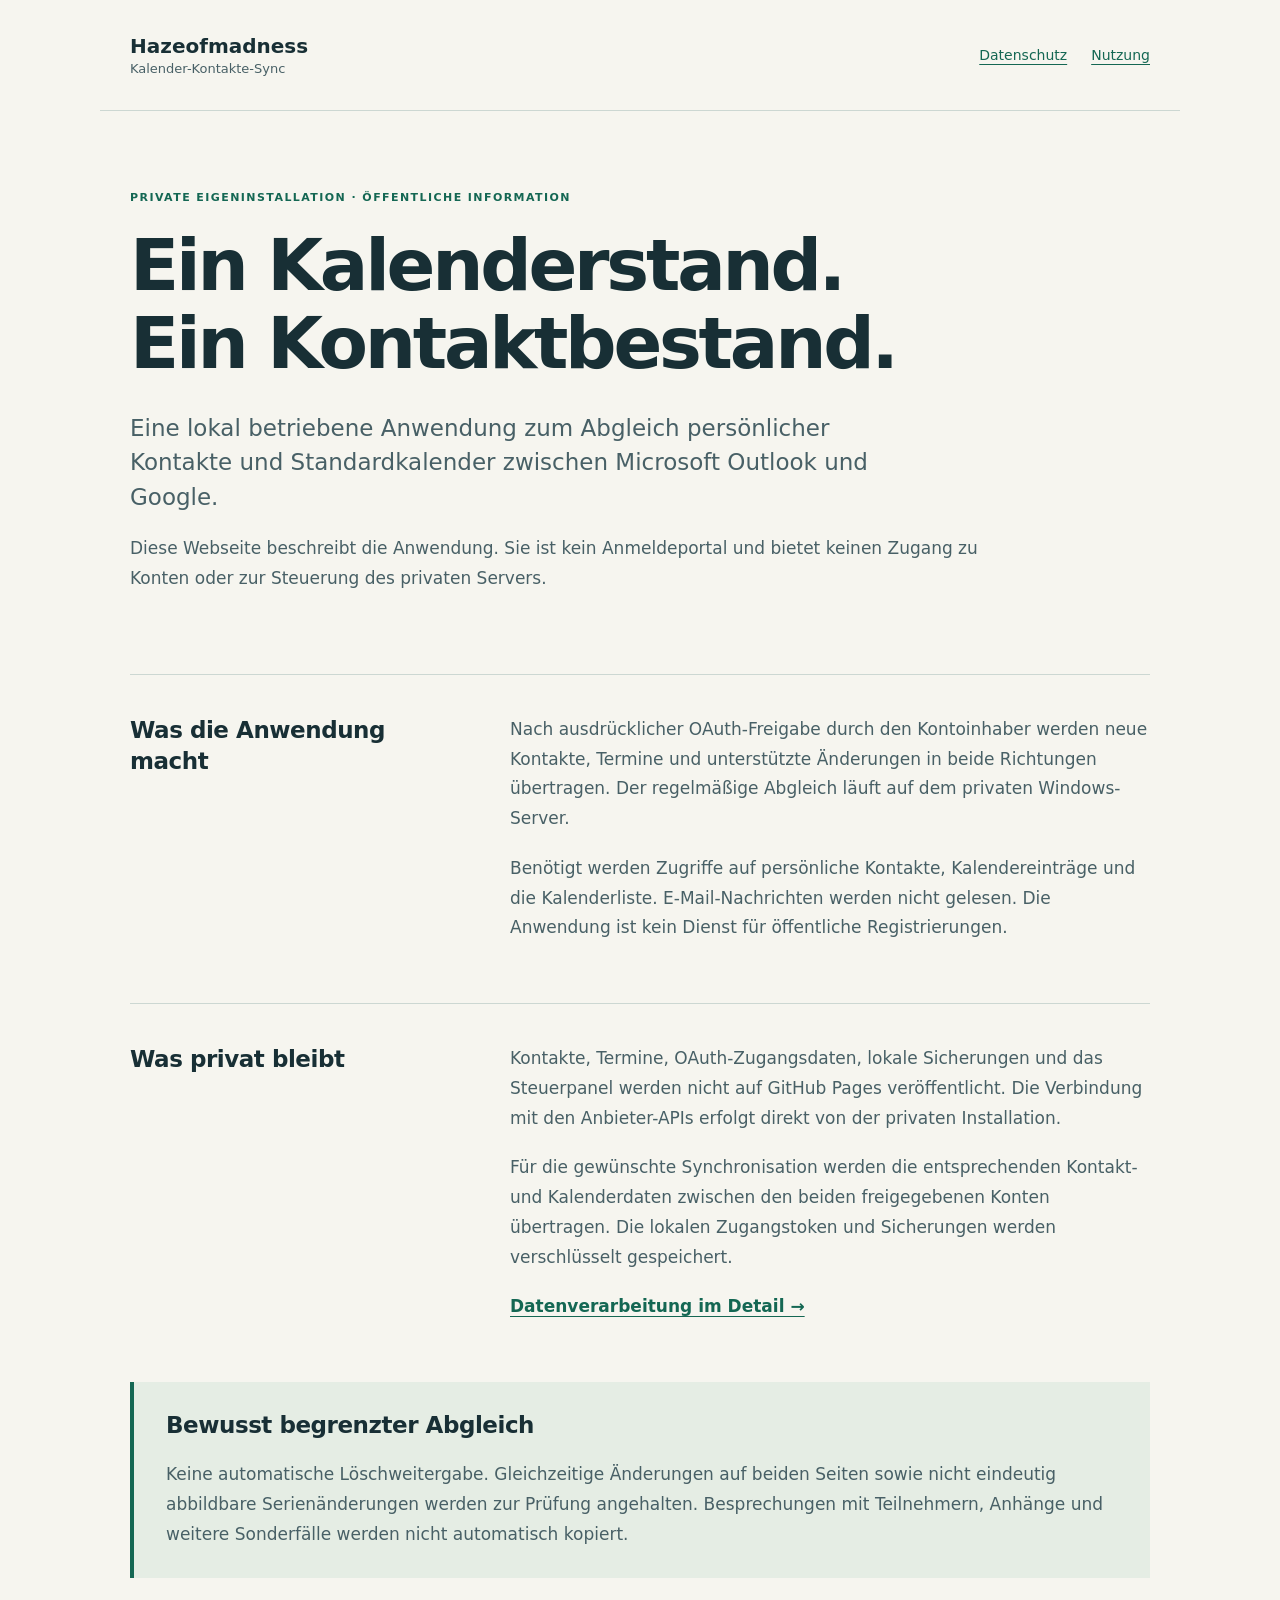
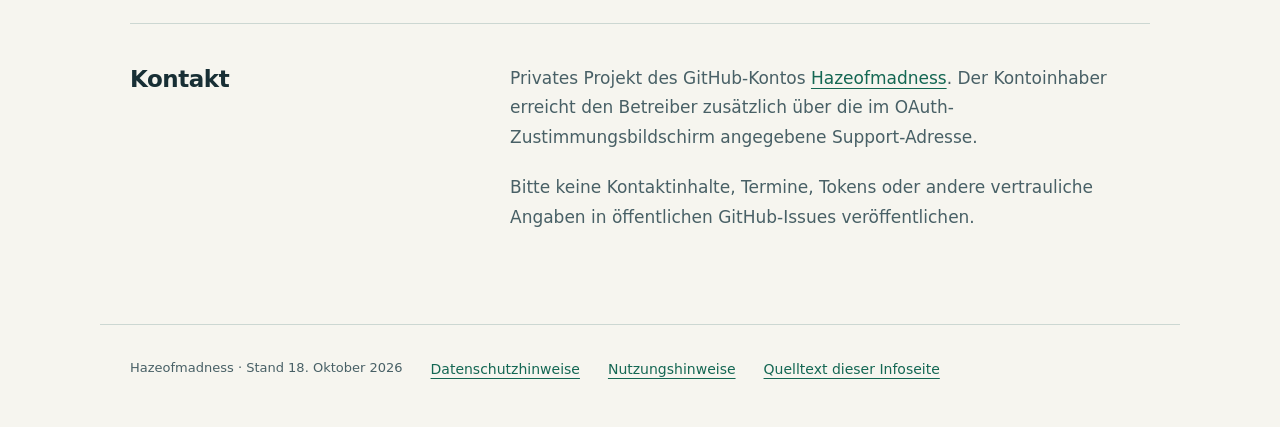
<file: index.html>
<!doctype html>
<html lang="de"><head><meta charset="utf-8"><meta name="viewport" content="width=device-width, initial-scale=1"><meta name="referrer" content="no-referrer"><meta name="description" content="Informationen zur privaten Hazeofmadness Kalender- und Kontakte-Synchronisation zwischen Microsoft Outlook und Google."><title>Hazeofmadness Kalender-Kontakte-Sync</title><link rel="stylesheet" href="style.css"></head>
<body><header><a class="brand" href="./">Hazeofmadness<span>Kalender-Kontakte-Sync</span></a><nav aria-label="Hauptnavigation"><a href="privacy.html">Datenschutz</a><a href="terms.html">Nutzung</a></nav></header>
<main><section class="hero"><p class="eyebrow">PRIVATE EIGENINSTALLATION · ÖFFENTLICHE INFORMATION</p><h1>Ein Kalenderstand.<br>Ein Kontaktbestand.</h1><p class="intro">Eine lokal betriebene Anwendung zum Abgleich persönlicher Kontakte und Standardkalender zwischen Microsoft Outlook und Google.</p><p>Diese Webseite beschreibt die Anwendung. Sie ist kein Anmeldeportal und bietet keinen Zugang zu Konten oder zur Steuerung des privaten Servers.</p></section>
<section class="split"><h2>Was die Anwendung macht</h2><div><p>Nach ausdrücklicher OAuth-Freigabe durch den Kontoinhaber werden neue Kontakte, Termine und unterstützte Änderungen in beide Richtungen übertragen. Der regelmäßige Abgleich läuft auf dem privaten Windows-Server.</p><p>Benötigt werden Zugriffe auf persönliche Kontakte, Kalendereinträge und die Kalenderliste. E-Mail-Nachrichten werden nicht gelesen. Die Anwendung ist kein Dienst für öffentliche Registrierungen.</p></div></section>
<section class="split"><h2>Was privat bleibt</h2><div><p>Kontakte, Termine, OAuth-Zugangsdaten, lokale Sicherungen und das Steuerpanel werden nicht auf GitHub Pages veröffentlicht. Die Verbindung mit den Anbieter-APIs erfolgt direkt von der privaten Installation.</p><p>Für die gewünschte Synchronisation werden die entsprechenden Kontakt- und Kalenderdaten zwischen den beiden freigegebenen Konten übertragen. Die lokalen Zugangstoken und Sicherungen werden verschlüsselt gespeichert.</p><a class="text-link" href="privacy.html">Datenverarbeitung im Detail →</a></div></section>
<aside class="notice"><h2>Bewusst begrenzter Abgleich</h2><p>Keine automatische Löschweitergabe. Gleichzeitige Änderungen auf beiden Seiten sowie nicht eindeutig abbildbare Serienänderungen werden zur Prüfung angehalten. Besprechungen mit Teilnehmern, Anhänge und weitere Sonderfälle werden nicht automatisch kopiert.</p></aside>
<section class="split"><h2>Kontakt</h2><div><p>Privates Projekt des GitHub-Kontos <a href="https://github.com/Hazeofmadness">Hazeofmadness</a>. Der Kontoinhaber erreicht den Betreiber zusätzlich über die im OAuth-Zustimmungsbildschirm angegebene Support-Adresse.</p><p>Bitte keine Kontaktinhalte, Termine, Tokens oder andere vertrauliche Angaben in öffentlichen GitHub-Issues veröffentlichen.</p></div></section></main>
<footer><span>Hazeofmadness · Stand 18. Oktober 2026</span><a href="privacy.html">Datenschutzhinweise</a><a href="terms.html">Nutzungshinweise</a><a href="https://github.com/Hazeofmadness/account-sync-info">Quelltext dieser Infoseite</a></footer></body></html>
</file>
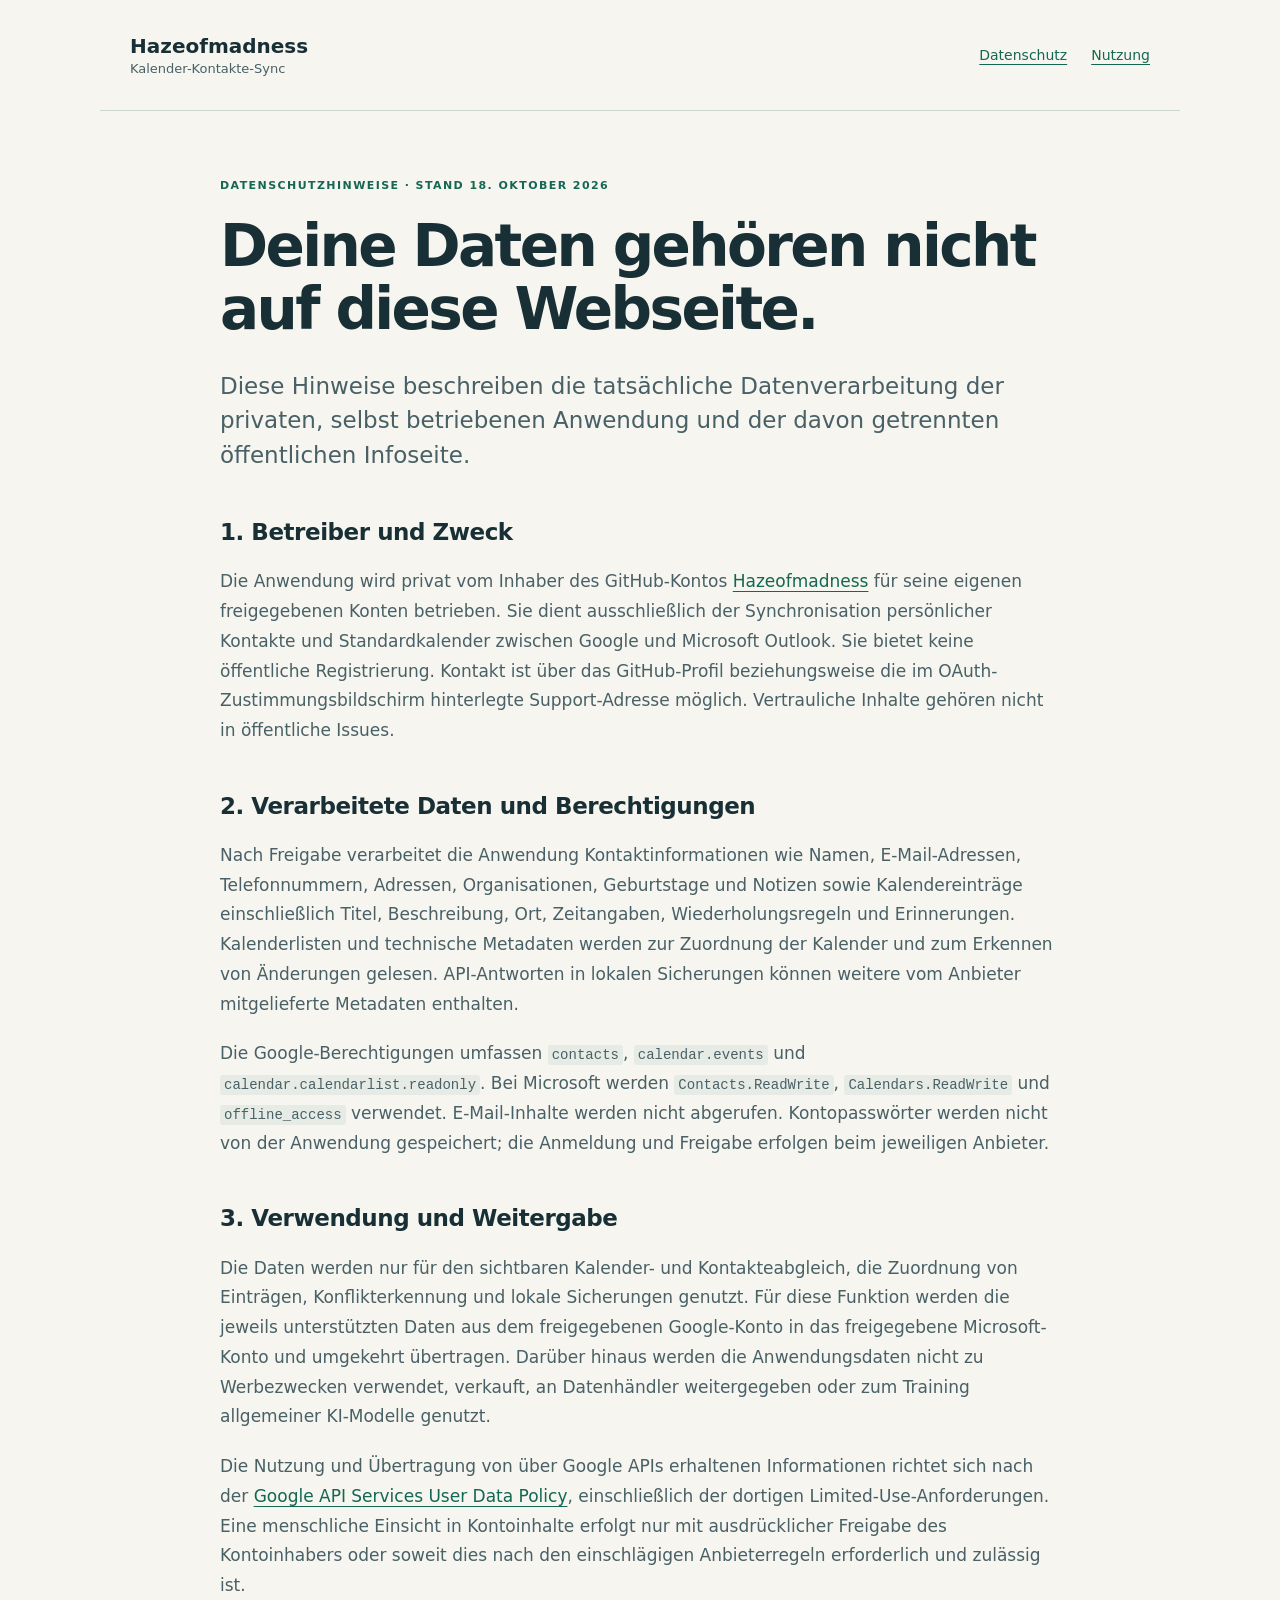
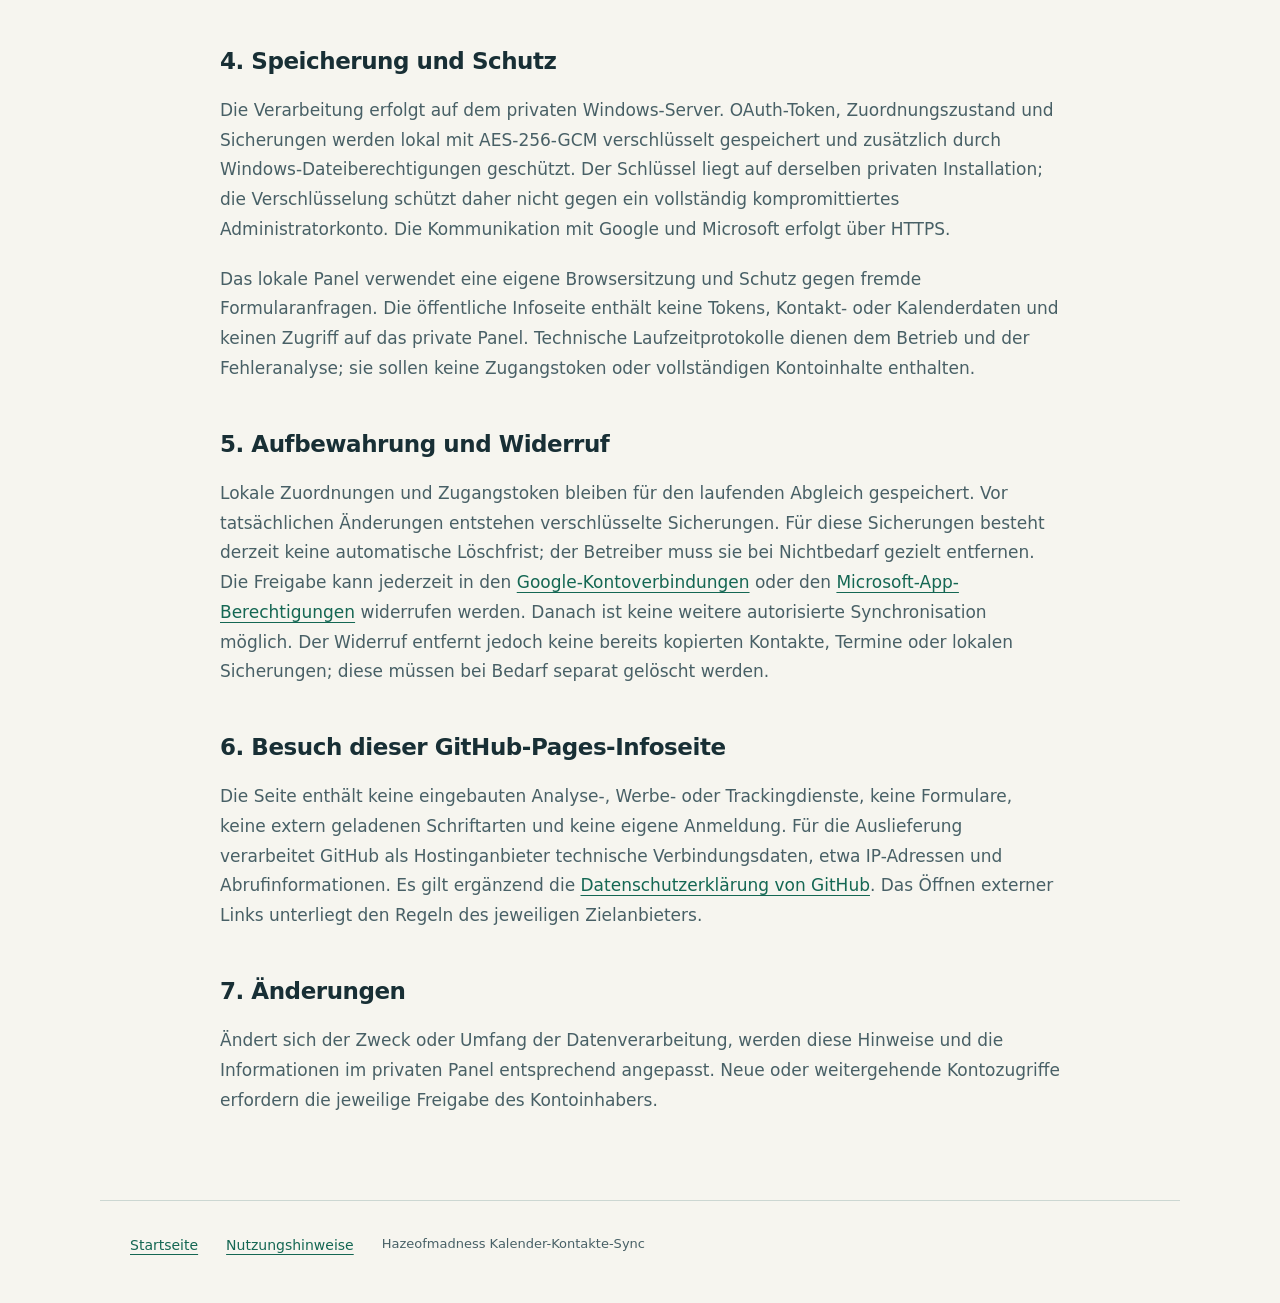
<file: privacy.html>
<!doctype html>
<html lang="de"><head><meta charset="utf-8"><meta name="viewport" content="width=device-width, initial-scale=1"><meta name="referrer" content="no-referrer"><meta name="description" content="Datenschutzhinweise für die private Hazeofmadness Kalender-Kontakte-Sync Anwendung."><title>Datenschutz · Hazeofmadness Kalender-Kontakte-Sync</title><link rel="stylesheet" href="style.css"></head><body>
<header><a class="brand" href="./">Hazeofmadness<span>Kalender-Kontakte-Sync</span></a><nav aria-label="Hauptnavigation"><a href="privacy.html" aria-current="page">Datenschutz</a><a href="terms.html">Nutzung</a></nav></header>
<main class="document"><p class="eyebrow">DATENSCHUTZHINWEISE · STAND 18. OKTOBER 2026</p><h1>Deine Daten gehören nicht auf diese Webseite.</h1><p class="intro">Diese Hinweise beschreiben die tatsächliche Datenverarbeitung der privaten, selbst betriebenen Anwendung und der davon getrennten öffentlichen Infoseite.</p>
<h2>1. Betreiber und Zweck</h2><p>Die Anwendung wird privat vom Inhaber des GitHub-Kontos <a href="https://github.com/Hazeofmadness">Hazeofmadness</a> für seine eigenen freigegebenen Konten betrieben. Sie dient ausschließlich der Synchronisation persönlicher Kontakte und Standardkalender zwischen Google und Microsoft Outlook. Sie bietet keine öffentliche Registrierung. Kontakt ist über das GitHub-Profil beziehungsweise die im OAuth-Zustimmungsbildschirm hinterlegte Support-Adresse möglich. Vertrauliche Inhalte gehören nicht in öffentliche Issues.</p>
<h2>2. Verarbeitete Daten und Berechtigungen</h2><p>Nach Freigabe verarbeitet die Anwendung Kontaktinformationen wie Namen, E-Mail-Adressen, Telefonnummern, Adressen, Organisationen, Geburtstage und Notizen sowie Kalendereinträge einschließlich Titel, Beschreibung, Ort, Zeitangaben, Wiederholungsregeln und Erinnerungen. Kalenderlisten und technische Metadaten werden zur Zuordnung der Kalender und zum Erkennen von Änderungen gelesen. API-Antworten in lokalen Sicherungen können weitere vom Anbieter mitgelieferte Metadaten enthalten.</p><p>Die Google-Berechtigungen umfassen <code>contacts</code>, <code>calendar.events</code> und <code>calendar.calendarlist.readonly</code>. Bei Microsoft werden <code>Contacts.ReadWrite</code>, <code>Calendars.ReadWrite</code> und <code>offline_access</code> verwendet. E-Mail-Inhalte werden nicht abgerufen. Kontopasswörter werden nicht von der Anwendung gespeichert; die Anmeldung und Freigabe erfolgen beim jeweiligen Anbieter.</p>
<h2>3. Verwendung und Weitergabe</h2><p>Die Daten werden nur für den sichtbaren Kalender- und Kontakteabgleich, die Zuordnung von Einträgen, Konflikterkennung und lokale Sicherungen genutzt. Für diese Funktion werden die jeweils unterstützten Daten aus dem freigegebenen Google-Konto in das freigegebene Microsoft-Konto und umgekehrt übertragen. Darüber hinaus werden die Anwendungsdaten nicht zu Werbezwecken verwendet, verkauft, an Datenhändler weitergegeben oder zum Training allgemeiner KI-Modelle genutzt.</p><p>Die Nutzung und Übertragung von über Google APIs erhaltenen Informationen richtet sich nach der <a href="https://developers.google.com/terms/api-services-user-data-policy">Google API Services User Data Policy</a>, einschließlich der dortigen Limited-Use-Anforderungen. Eine menschliche Einsicht in Kontoinhalte erfolgt nur mit ausdrücklicher Freigabe des Kontoinhabers oder soweit dies nach den einschlägigen Anbieterregeln erforderlich und zulässig ist.</p>
<h2>4. Speicherung und Schutz</h2><p>Die Verarbeitung erfolgt auf dem privaten Windows-Server. OAuth-Token, Zuordnungszustand und Sicherungen werden lokal mit AES-256-GCM verschlüsselt gespeichert und zusätzlich durch Windows-Dateiberechtigungen geschützt. Der Schlüssel liegt auf derselben privaten Installation; die Verschlüsselung schützt daher nicht gegen ein vollständig kompromittiertes Administratorkonto. Die Kommunikation mit Google und Microsoft erfolgt über HTTPS.</p><p>Das lokale Panel verwendet eine eigene Browsersitzung und Schutz gegen fremde Formularanfragen. Die öffentliche Infoseite enthält keine Tokens, Kontakt- oder Kalenderdaten und keinen Zugriff auf das private Panel. Technische Laufzeitprotokolle dienen dem Betrieb und der Fehleranalyse; sie sollen keine Zugangstoken oder vollständigen Kontoinhalte enthalten.</p>
<h2>5. Aufbewahrung und Widerruf</h2><p>Lokale Zuordnungen und Zugangstoken bleiben für den laufenden Abgleich gespeichert. Vor tatsächlichen Änderungen entstehen verschlüsselte Sicherungen. Für diese Sicherungen besteht derzeit keine automatische Löschfrist; der Betreiber muss sie bei Nichtbedarf gezielt entfernen. Die Freigabe kann jederzeit in den <a href="https://myaccount.google.com/connections">Google-Kontoverbindungen</a> oder den <a href="https://account.live.com/consent/Manage">Microsoft-App-Berechtigungen</a> widerrufen werden. Danach ist keine weitere autorisierte Synchronisation möglich. Der Widerruf entfernt jedoch keine bereits kopierten Kontakte, Termine oder lokalen Sicherungen; diese müssen bei Bedarf separat gelöscht werden.</p>
<h2>6. Besuch dieser GitHub-Pages-Infoseite</h2><p>Die Seite enthält keine eingebauten Analyse-, Werbe- oder Trackingdienste, keine Formulare, keine extern geladenen Schriftarten und keine eigene Anmeldung. Für die Auslieferung verarbeitet GitHub als Hostinganbieter technische Verbindungsdaten, etwa IP-Adressen und Abrufinformationen. Es gilt ergänzend die <a href="https://docs.github.com/en/site-policy/privacy-policies/github-general-privacy-statement">Datenschutzerklärung von GitHub</a>. Das Öffnen externer Links unterliegt den Regeln des jeweiligen Zielanbieters.</p>
<h2>7. Änderungen</h2><p>Ändert sich der Zweck oder Umfang der Datenverarbeitung, werden diese Hinweise und die Informationen im privaten Panel entsprechend angepasst. Neue oder weitergehende Kontozugriffe erfordern die jeweilige Freigabe des Kontoinhabers.</p></main>
<footer><a href="./">Startseite</a><a href="terms.html">Nutzungshinweise</a><span>Hazeofmadness Kalender-Kontakte-Sync</span></footer></body></html>
</file>
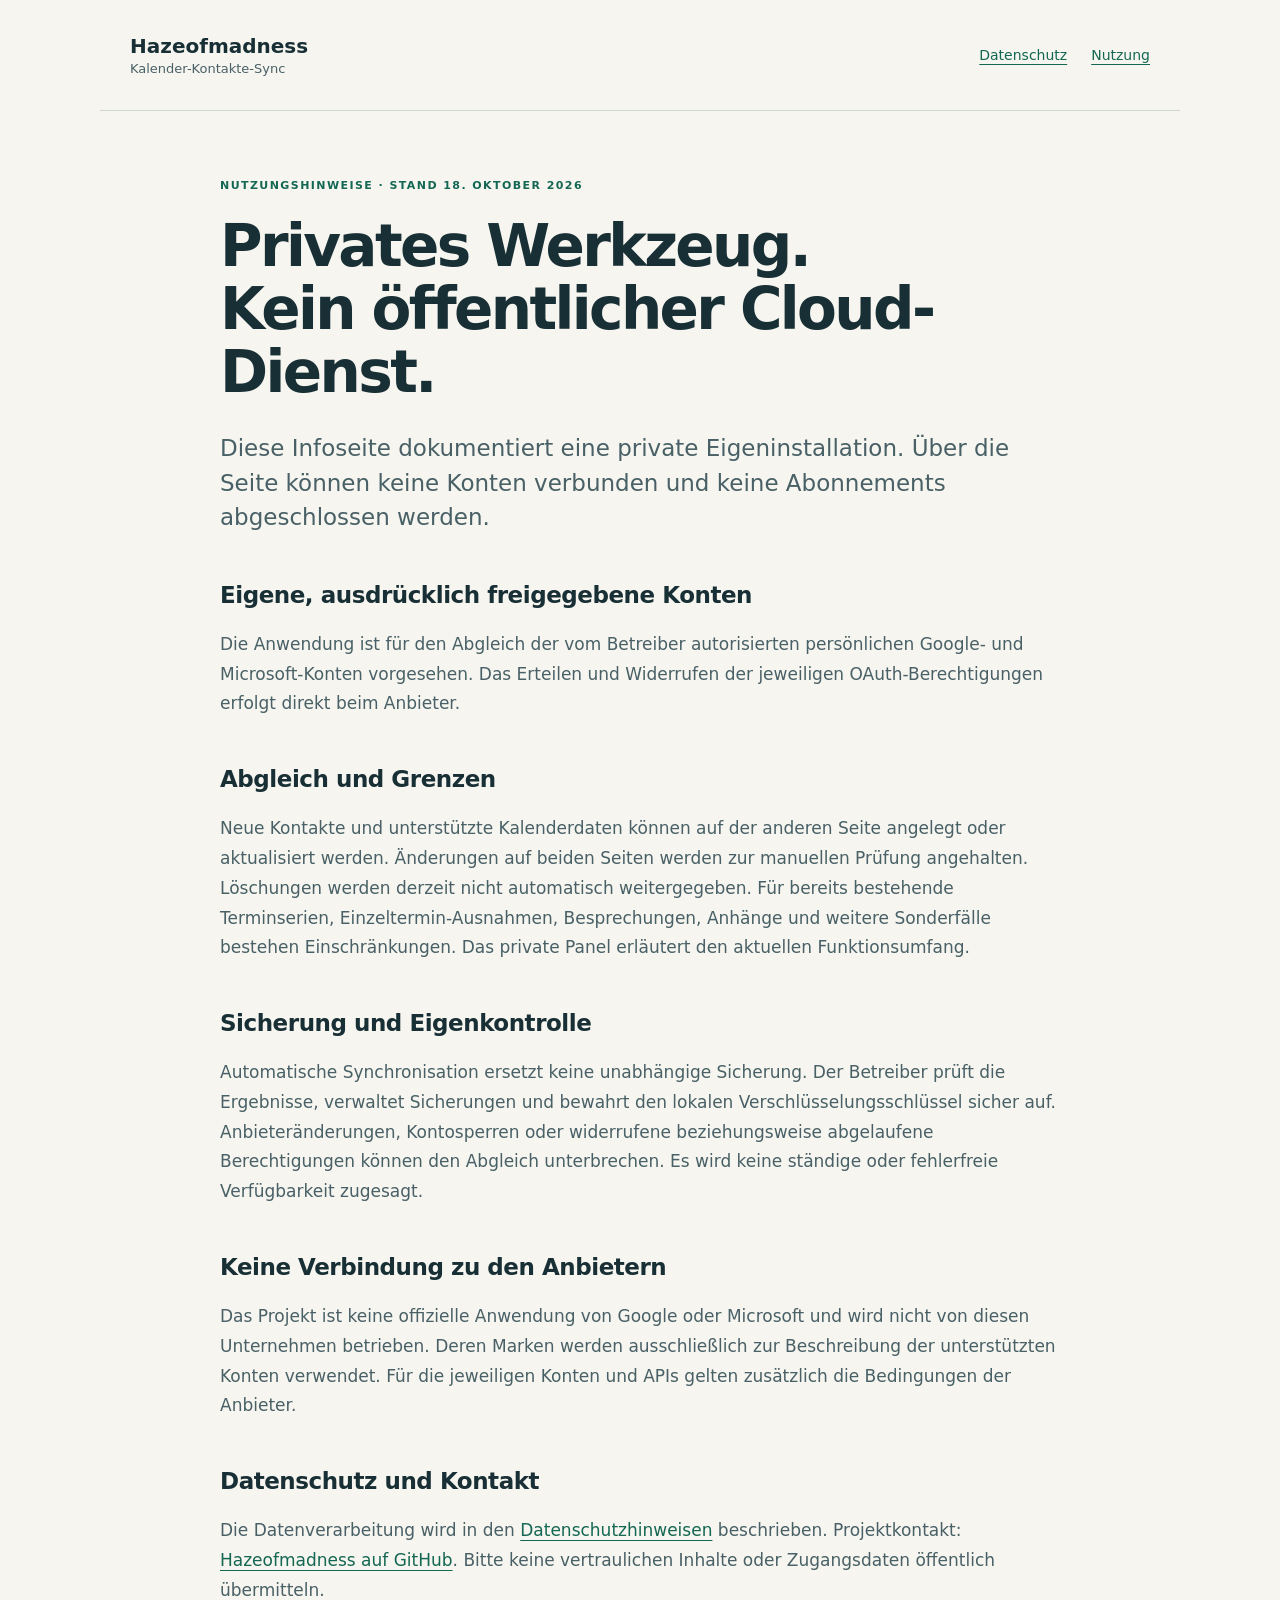
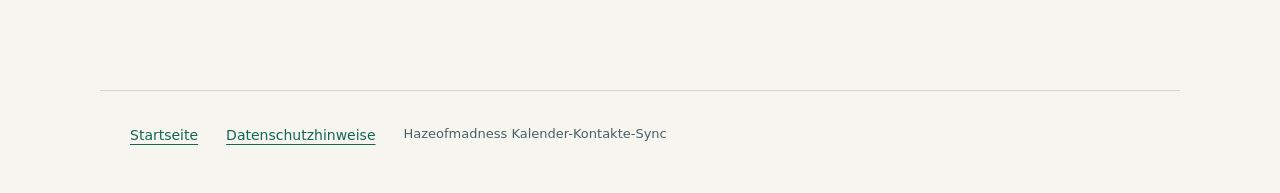
<file: terms.html>
<!doctype html>
<html lang="de"><head><meta charset="utf-8"><meta name="viewport" content="width=device-width, initial-scale=1"><meta name="referrer" content="no-referrer"><title>Nutzung · Hazeofmadness Kalender-Kontakte-Sync</title><link rel="stylesheet" href="style.css"></head><body>
<header><a class="brand" href="./">Hazeofmadness<span>Kalender-Kontakte-Sync</span></a><nav aria-label="Hauptnavigation"><a href="privacy.html">Datenschutz</a><a href="terms.html" aria-current="page">Nutzung</a></nav></header>
<main class="document"><p class="eyebrow">NUTZUNGSHINWEISE · STAND 18. OKTOBER 2026</p><h1>Privates Werkzeug.<br>Kein öffentlicher Cloud-Dienst.</h1><p class="intro">Diese Infoseite dokumentiert eine private Eigeninstallation. Über die Seite können keine Konten verbunden und keine Abonnements abgeschlossen werden.</p>
<h2>Eigene, ausdrücklich freigegebene Konten</h2><p>Die Anwendung ist für den Abgleich der vom Betreiber autorisierten persönlichen Google- und Microsoft-Konten vorgesehen. Das Erteilen und Widerrufen der jeweiligen OAuth-Berechtigungen erfolgt direkt beim Anbieter.</p>
<h2>Abgleich und Grenzen</h2><p>Neue Kontakte und unterstützte Kalenderdaten können auf der anderen Seite angelegt oder aktualisiert werden. Änderungen auf beiden Seiten werden zur manuellen Prüfung angehalten. Löschungen werden derzeit nicht automatisch weitergegeben. Für bereits bestehende Terminserien, Einzeltermin-Ausnahmen, Besprechungen, Anhänge und weitere Sonderfälle bestehen Einschränkungen. Das private Panel erläutert den aktuellen Funktionsumfang.</p>
<h2>Sicherung und Eigenkontrolle</h2><p>Automatische Synchronisation ersetzt keine unabhängige Sicherung. Der Betreiber prüft die Ergebnisse, verwaltet Sicherungen und bewahrt den lokalen Verschlüsselungsschlüssel sicher auf. Anbieteränderungen, Kontosperren oder widerrufene beziehungsweise abgelaufene Berechtigungen können den Abgleich unterbrechen. Es wird keine ständige oder fehlerfreie Verfügbarkeit zugesagt.</p>
<h2>Keine Verbindung zu den Anbietern</h2><p>Das Projekt ist keine offizielle Anwendung von Google oder Microsoft und wird nicht von diesen Unternehmen betrieben. Deren Marken werden ausschließlich zur Beschreibung der unterstützten Konten verwendet. Für die jeweiligen Konten und APIs gelten zusätzlich die Bedingungen der Anbieter.</p>
<h2>Datenschutz und Kontakt</h2><p>Die Datenverarbeitung wird in den <a href="privacy.html">Datenschutzhinweisen</a> beschrieben. Projektkontakt: <a href="https://github.com/Hazeofmadness">Hazeofmadness auf GitHub</a>. Bitte keine vertraulichen Inhalte oder Zugangsdaten öffentlich übermitteln.</p></main>
<footer><a href="./">Startseite</a><a href="privacy.html">Datenschutzhinweise</a><span>Hazeofmadness Kalender-Kontakte-Sync</span></footer></body></html>
</file>
<file: style.css>
:root{color-scheme:light;--bg:#f6f5ef;--ink:#182f35;--muted:#486066;--line:#ccd7d2;--accent:#146753}*{box-sizing:border-box}body{margin:0;background:var(--bg);color:var(--ink);font:17px/1.75 system-ui,-apple-system,BlinkMacSystemFont,"Segoe UI",sans-serif}header,main,footer{max-width:1080px;margin:auto;padding:32px 30px}header{display:flex;justify-content:space-between;align-items:center;border-bottom:1px solid var(--line);gap:24px}.brand{font-size:20px;line-height:1.4;font-weight:750;text-decoration:none;color:var(--ink)}.brand span{display:block;font-size:13px;font-weight:450;color:var(--muted)}nav{display:flex;gap:24px}a{color:var(--accent);text-underline-offset:4px}a:focus-visible{outline:3px solid var(--accent);outline-offset:5px}nav a,footer a{font-size:14px}h1{font-size:clamp(38px,6vw,72px);letter-spacing:-.045em;line-height:1.08;font-weight:650;margin:20px 0 28px;max-width:900px}h2{font-size:23px;letter-spacing:-.02em;line-height:1.35;margin-top:0}.hero{padding:45px 0 60px;max-width:870px}.eyebrow{font-size:11px;font-weight:750;letter-spacing:.13em;color:var(--accent)}.intro{font-size:23px;line-height:1.5;max-width:800px}p{margin:0 0 20px;color:var(--muted)}.split{display:grid;grid-template-columns:1fr 2fr;gap:60px;border-top:1px solid var(--line);padding:40px 0}.notice{background:#e5ede4;border-left:4px solid var(--accent);padding:28px 32px;margin:20px 0 45px}.notice p{margin-bottom:0}.text-link{font-weight:650}.document{max-width:900px;padding-top:65px;padding-bottom:65px}.document h1{font-size:clamp(36px,5vw,58px)}.document h2{margin-top:45px}code{overflow-wrap:anywhere;font-size:14px;background:#e6ebe5;padding:2px 4px;border-radius:3px}footer{display:flex;flex-wrap:wrap;gap:16px 28px;border-top:1px solid var(--line);font-size:13px;color:var(--muted);padding-bottom:45px}@media(max-width:650px){header,main,footer{padding-left:22px;padding-right:22px}header{align-items:flex-start}.brand{font-size:17px}nav{gap:12px}.hero{padding-top:30px;padding-bottom:35px}.intro{font-size:20px}.split{grid-template-columns:1fr;gap:10px;padding:30px 0}.notice{padding:22px}body{font-size:16px}}
</file>
